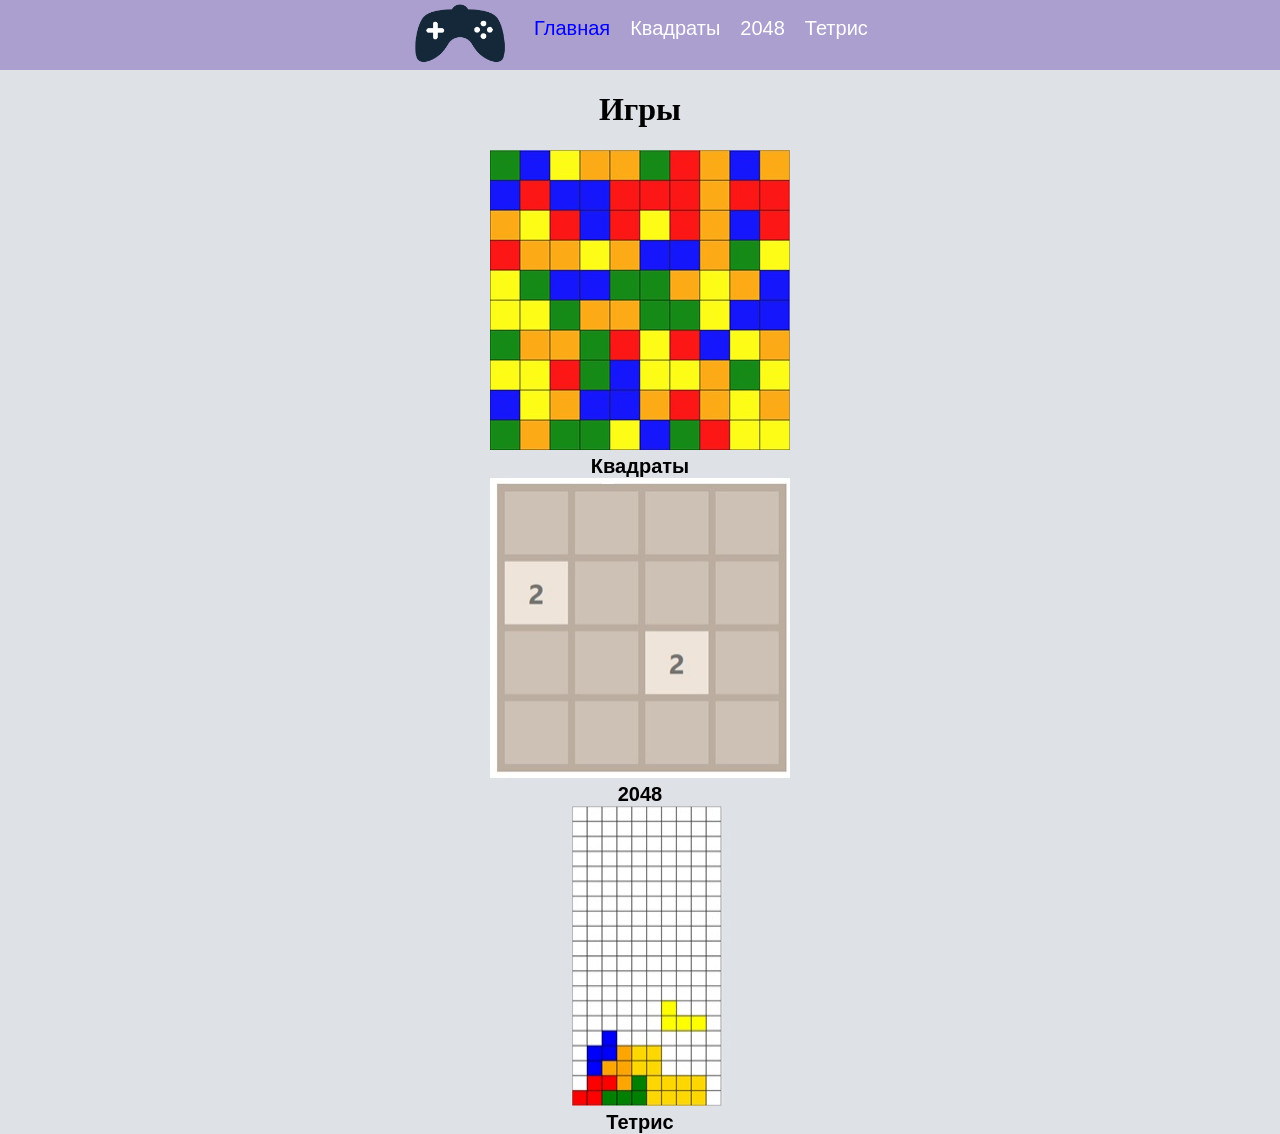
<file: index.html>
<!doctype html>
<html lang="ru">
  <head>
    <meta charset="UTF-8" />
    <meta name="viewport" content="width=device-width, initial-scale=1.0" />
    <link rel="icon" type="image/png" sizes="16x16" href="/images/swan.jpg" />
    <title>Игры</title>
    <link href="main.css" rel="stylesheet" />
  </head>
  <body>
    <header>
      <nav>
        <div class="nav_container">
          <div class="logo">
            <a href="index.html">
              <img src="./images/gamelogo.png" alt="Logo" width="100" />
            </a>
          </div>
          <div class="menu">
            <ul>
              <li>
                <a class="link active-link" href="./index.html">Главная</a>
              </li>
              <li>
                <a class="link" href="./squares/squares.html">Квадраты</a>
              </li>
              <li>
                <a class="link" href="./2048/2048.html">2048</a>
              </li>
              <li>
                <a class="link" href="./tetris/tetris.html">Тетрис</a>
              </li>
            </ul>
          </div>
        </div>
      </nav>
    </header>

    <h1>Игры</h1>
    <div class="block_container">
      <div class="card">
        <a href="./squares/squares.html">
          <img src="./images/squares.jpg" alt="Квадраты" />
          <div class="card-name">Квадраты</div>
        </a>
      </div>
      <div class="card">
        <a href="./2048/2048.html">
          <img src="./images/2048.jpg" alt="2048" />
          <div class="card-name">2048</div>
        </a>
      </div>
      <div class="card">
        <a href="./tetris/tetris.html">
          <img src="./images/tetris.jpg" alt="Тетрис" />
          <div class="card-name">Тетрис</div>
        </a>
      </div>
    </div>
  </body>
</html>
</file>
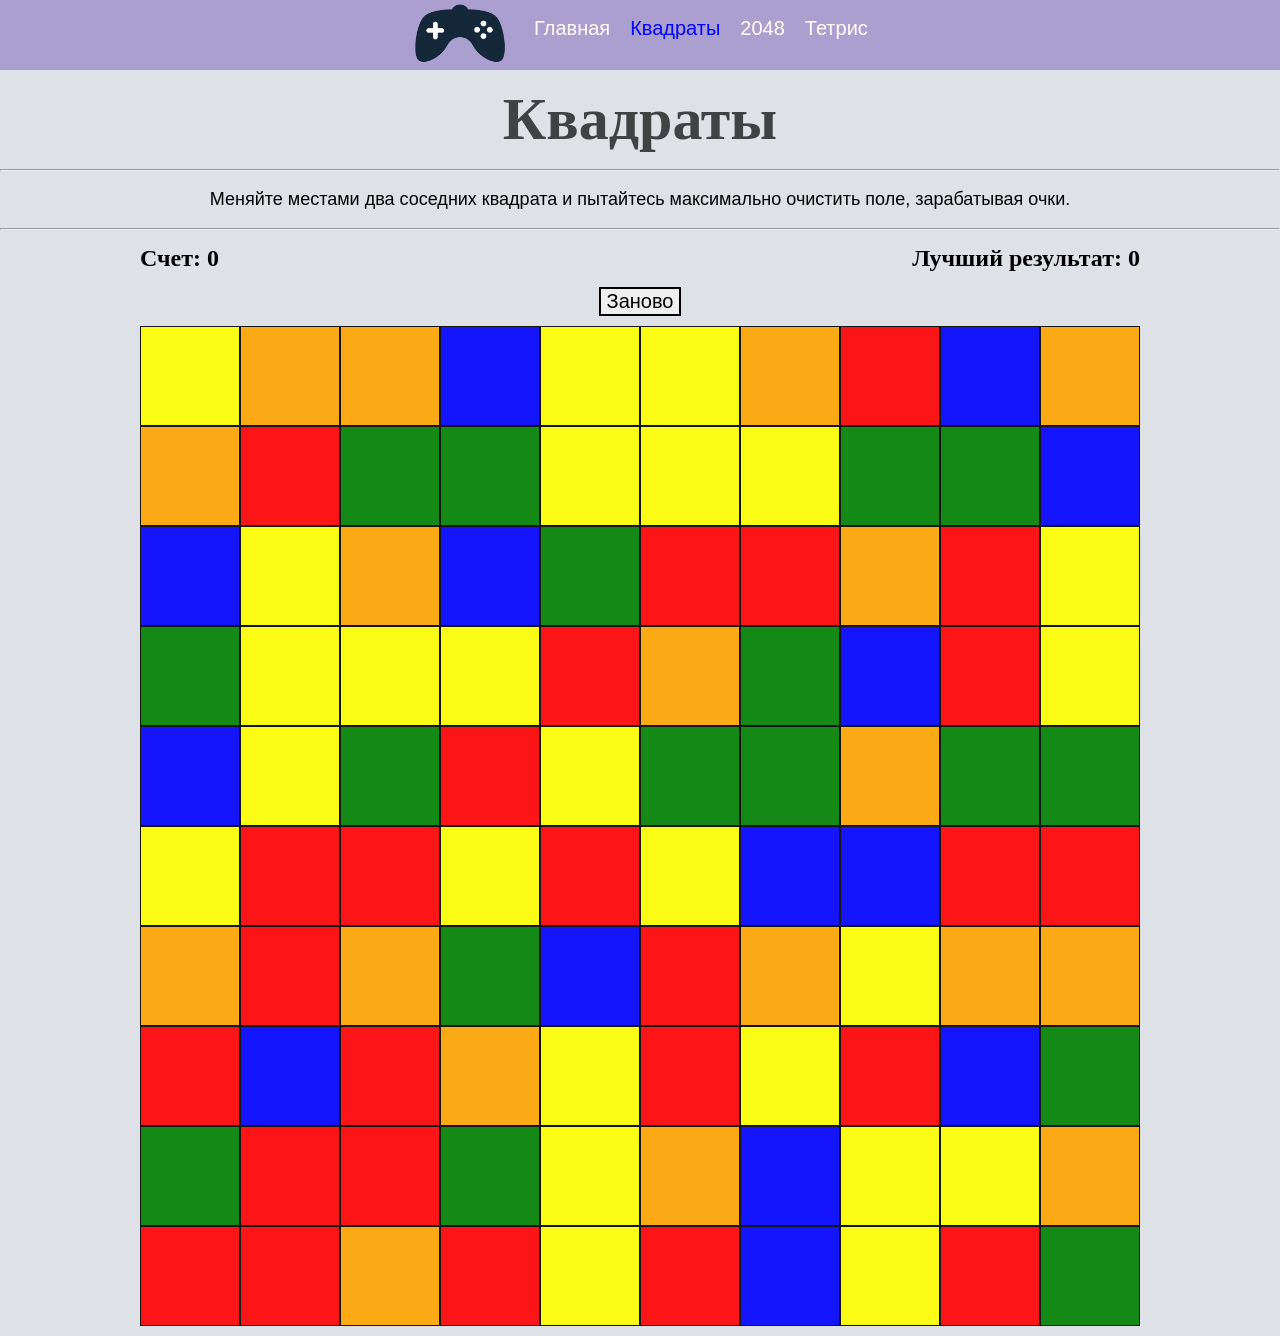
<file: squares/squares.html>
<!doctype html>
<html lang="ru">
  <head>
    <meta charset="UTF-8" />
    <meta name="viewport" content="width=device-width, initial-scale=1.0" />
    <link rel="icon" type="image/png" sizes="16x16" href="../images/swan.jpg" />
    <title>Игры</title>
    <link href="../main.css" rel="stylesheet" />
    <link href="squares.css" rel="stylesheet" />
    <script src="squares.js" defer></script>
  </head>
  <body>
    <header>
      <nav>
        <div class="nav_container">
          <div class="logo">
            <a href="../index.html">
              <img src="../images/gamelogo.png" alt="Logo" width="100" />
            </a>
          </div>
          <div class="menu">
            <ul>
              <li>
                <a class="link" href="../index.html">Главная</a>
              </li>
              <li>
                <a class="link active-link" href="./squares.html">Квадраты</a>
              </li>
              <li>
                <a class="link" href="../2048/2048.html">2048</a>
              </li>
              <li>
                <a class="link" href="../tetris/tetris.html">Тетрис</a>
              </li>
            </ul>
          </div>
        </div>
      </nav>
    </header>
    <h1>Квадраты</h1>
    <hr />
    <p>
      Меняйте местами два соседних квадрата и пытайтесь максимально очистить
      поле, зарабатывая очки.
    </p>
    <hr />
    <div class="info"></div>
    <div class="block_container"></div>
  </body>
</html>
</file>
<file: main.css>
body {
    background-color: #dee1e5;
    margin: 0;
    text-align: center;
}

nav {
    background-color: #ab9fcf;
    display: flex;
    flex-direction: row;
    height: 70px;
    align-items: center;
    justify-content: center;
    flex-wrap: wrap;
}
.nav_container {
    display: flex;
    max-width: 50%;
    width: 40vw;
}

.menu {
    display: flex;
}

.logo {
    width: 150px;
}

ul {
    display: flex;
    list-style-type: none;
    flex-direction: row;
    padding: 0;
}

li {
    padding-right: 20px;;
}

.link {
    text-decoration: none;
    align-items: center;
    color: #fff;
    cursor: pointer;
    font-family: Roboto, sans-serif;
    font-size: 20px;
    font-weight: 400;
}

.active-link {
    color: blue;
}

.link:hover{ 
    font-size: 22px;
    font-weight: 500;
    transition: font-size 0.3s;
}

.block_container {
    width: 40vw;
    margin: auto;
    display: flex;
	flex-wrap: wrap;
    align-items: center;
    justify-content: space-around;;
}

.card {
    display: flex;
    justify-content: space-around;
}

.card img {
    width: 300px;
    height: 300px;
}

.card a {
    text-decoration: none;
    font-family: Roboto, sans-serif;
    font-size: 20px;
    font-weight: 700;
    color: black;
}
</file>
<file: squares/squares.css>
h1 {
	font-size: 60px;
	opacity: 0.7;
	margin: 15px auto;
}

p {
	font-size: 18px;
	font-family: "Clear Sans", Helvetica, serif;
}

input {
	font-size: 20px;
	border: 2px solid black;
}

.block_container {
	width: 1000px;
	height: 1000px;
	margin: 10px auto;
	background-color: #bfbfbf;
	opacity: 0.9;
	display: flex;
	flex-wrap: wrap;
	box-sizing: border-box;
}

.block_container div {
	width: 100px;
	height: 100px;
	border: 0.5px solid black;
	flex: 0 0 10%;
    transition: background-color 1s cubic-bezier(0.68, -0.55, 0.265, 1.55);
	box-sizing: border-box;
}

.info {
	display: flex;
	justify-content: space-between;
	font-weight: 600;
	font-size: 24px;
	width: 1000px;
	margin: 15px auto;
}

.red {
	background-color: red;
}

.blue {
	background-color: blue;
}

.green {
	background-color: green;
}

.yellow {
	background-color: yellow;
}

.orange {
	background-color: orange;
}

.disabled {
	background-color: #bfbfbf;
}

div.picked {
	border: 5px solid black;
}
</file>
